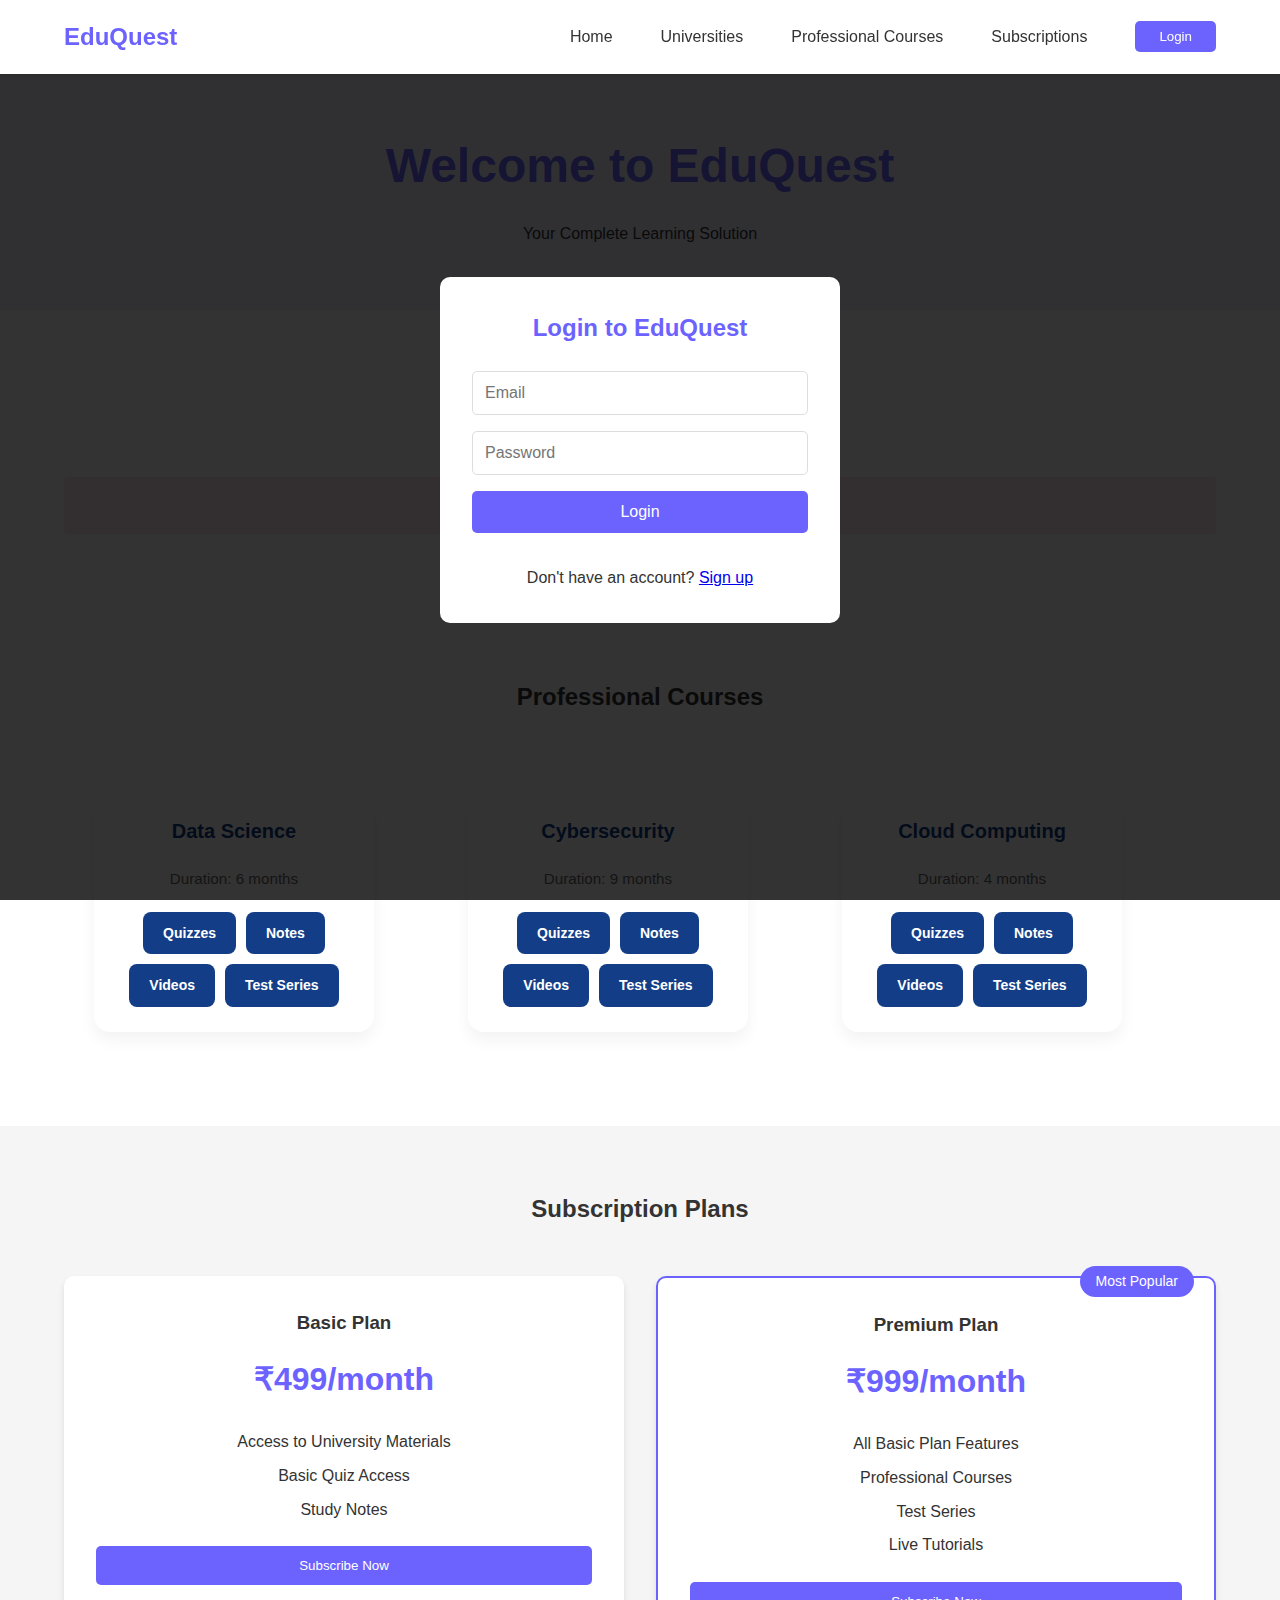
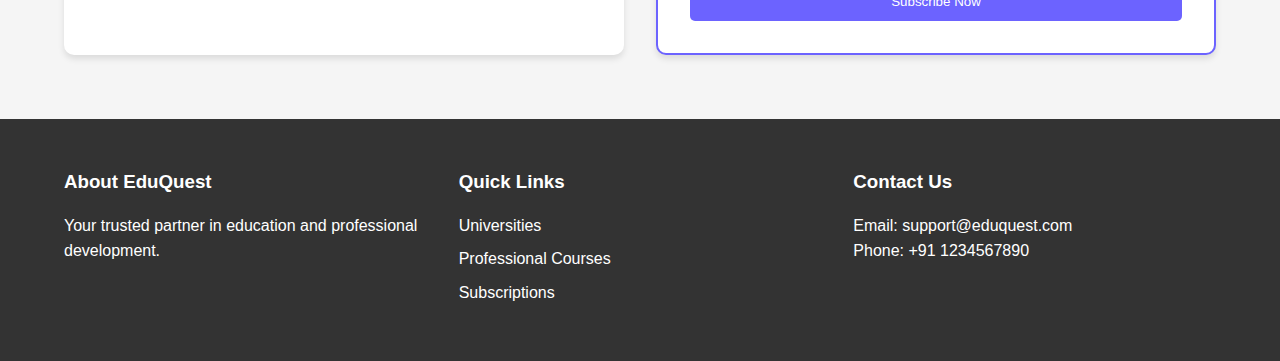
<file: index.html>
<!DOCTYPE html>
<html lang="en">
<head>
    <meta charset="UTF-8">
    <meta name="viewport" content="width=device-width, initial-scale=1.0">
    <title>EduQuest - Your Learning Journey</title>
    <link rel="stylesheet" href="style.css">
    <link rel="stylesheet" href="https://cdnjs.cloudflare.com/ajax/libs/font-awesome/5.15.4/css/all.min.css">
</head>
<body>
    <div id="loginOverlay" class="overlay">
        <div class="login-container">
            <h2>Login to EduQuest</h2>
            <form id="loginForm">
                <input type="email" id="email" placeholder="Email" required>
                <input type="password" id="password" placeholder="Password" required>
                <button type="submit">Login</button>
                <p>Don't have an account? <a href="#" onclick="showSignup()">Sign up</a></p>
            </form>
        </div>
    </div>

    <div id="signupOverlay" class="overlay hidden">
        <div class="login-container">
            <h2>Create Account</h2>
            <form id="signupForm">
                <input type="text" id="name" placeholder="Full Name" required>
                <input type="email" id="signupEmail" placeholder="Email" required>
                <input type="password" id="signupPassword" placeholder="Password" required>
                <button type="submit">Sign Up</button>
                <p>Already have an account? <a href="#" onclick="showLogin()">Login</a></p>
            </form>
        </div>
    </div>

    <nav class="navbar">
        <div class="logo">EduQuest</div>
        <div class="nav-links">
            <a href="#" class="active">Home</a>
            <a href="#universities">Universities</a>
            <a href="#courses">Professional Courses</a>
            <a href="#subscriptions">Subscriptions</a>
            <button id="loginBtn" class="login-btn" onclick="showLogin()">Login</button>
            <button id="logoutBtn" class="logout-btn" onclick="logout()">Logout</button>
            <img id="profile-icon" class="profile-icon hidden" src="profilepic.jpg" alt="Profile" onclick="toggleProfileMenu()">
        </div>
    </nav>
    
    <header class="hero">
        <h1>Welcome to EduQuest</h1>
        <p>Your Complete Learning Solution</p>
    </header>

    <section id="universities" class="universities">
        <h2>Select Your University</h2>
        <div class="university-grid" id="universityGrid"></div>
    </section>

    <section id="courses" class="courses">
        <h2>Professional Courses</h2>
        <div class="course-grid" id="courseGrid">
      
          <!-- Data Science -->
          <div class="course-card">
            <h3>Data Science</h3>
            <div class="course-buttons">
              <a href="pages/data-science/quiz.html" class="btn">Quizzes</a>
              <a href="pages/data-science/notes.html" class="btn">Notes</a>
              <a href="pages/data-science/videos.html" class="btn">Videos</a>
              <a href="pages/data-science/tests.html" class="btn">Test Series</a>
            </div>
          </div>
      
          <!-- Cybersecurity -->
          <div class="course-card">
            <h3>Cybersecurity</h3>
            <div class="course-buttons">
              <a href="pages/cybersecurity/quiz.html" class="btn">Quizzes</a>
              <a href="pages/cybersecurity/notes.html" class="btn">Notes</a>
              <a href="pages/cybersecurity/videos.html" class="btn">Videos</a>
              <a href="pages/cybersecurity/tests.html" class="btn">Test Series</a>
            </div>
          </div>
      
          <!-- Cloud Computing -->
          <div class="course-card">
            <h3>Cloud Computing</h3>
            <div class="course-buttons">
              <a href="pages/cloud/quiz.html" class="btn">Quizzes</a>
              <a href="pages/cloud/notes.html" class="btn">Notes</a>
              <a href="pages/cloud/videos.html" class="btn">Videos</a>
              <a href="pages/cloud/tests.html" class="btn">Test Series</a>
            </div>
          </div>
      
        </div>
      </section>
      
    

   <!-- Profile Modal -->
<div id="profile-modal" class="modal hidden">
    <div class="modal-content profile-modal">
        <span class="close-btn" onclick="closeProfileModal()">&times;</span>
        <h2 class="modal-title">Profile Details</h2>
        
        <div class="profile-info">
            <div class="info-row">
                <span class="info-label"><i class="fas fa-user"></i> Name:</span>
                <span class="info-value" id="profile-name">Loading...</span>
            </div>
            <div class="info-row">
                <span class="info-label"><i class="fas fa-envelope"></i> Email:</span>
                <span class="info-value" id="profile-email">Loading...</span>
            </div>
            <div class="info-row">
                <span class="info-label"><i class="fas fa-crown"></i> Subscription:</span>
                <span class="info-value" id="profile-subscription">Loading...</span>
            </div>
            <div class="info-row">
                <span class="info-label"><i class="fas fa-calendar-alt"></i> Member Since:</span>
                <span class="info-value" id="profile-joindate">Loading...</span>
            </div>
        </div>
        
        <div class="profile-actions">
            <button class="action-btn upgrade-btn" onclick="upgradeSubscription()">
                <i class="fas fa-rocket"></i> Upgrade Plan
            </button>
            <button class="action-btn close-btn" onclick="closeProfileModal()">
                <i class="fas fa-times"></i> Close
            </button>
        </div>
    </div>
</div>

    <section id="subscriptions" class="subscriptions">
        <h2>Subscription Plans</h2>
        <div class="plan-container">
            <div class="plan">
                <h3>Basic Plan</h3>
                <div class="price">₹499/month</div>
                <ul>
                    <li>Access to University Materials</li>
                    <li>Basic Quiz Access</li>
                    <li>Study Notes</li>
                </ul>
                <button class="subscribe-btn" onclick="subscribe('basic')">Subscribe Now</button>
            </div>
            <div class="plan premium">
                <div class="popular">Most Popular</div>
                <h3>Premium Plan</h3>
                <div class="price">₹999/month</div>
                <ul>
                    <li>All Basic Plan Features</li>
                    <li>Professional Courses</li>
                    <li>Test Series</li>
                    <li>Live Tutorials</li>
                </ul>
                <button class="subscribe-btn" onclick="subscribe('premium')">Subscribe Now</button>
            </div>
        </div>
    </section>

    <div id="contentModal" class="modal hidden">
        <div class="modal-content">
            <span class="close-btn" onclick="closeModal()">&times;</span>
            <div id="modalContent"></div>
        </div>
    </div>

    <footer>
        <div class="footer-content">
            <div class="footer-section">
                <h3>About EduQuest</h3>
                <p>Your trusted partner in education and professional development.</p>
            </div>
            <div class="footer-section">
                <h3>Quick Links</h3>
                <a href="#universities">Universities</a>
                <a href="#courses">Professional Courses</a>
                <a href="#subscriptions">Subscriptions</a>
            </div>
            <div class="footer-section">
                <h3>Contact Us</h3>
                <p>Email: support@eduquest.com</p>
                <p>Phone: +91 1234567890</p>
            </div>
        </div>
    </footer>



    <script src="data.js"></script>
    <script src="./public/auth.js"></script>
    <script src="./public/main.js"></script>
    <script src="./public/api-integration.js"></script>

</body>
</html>
</file>
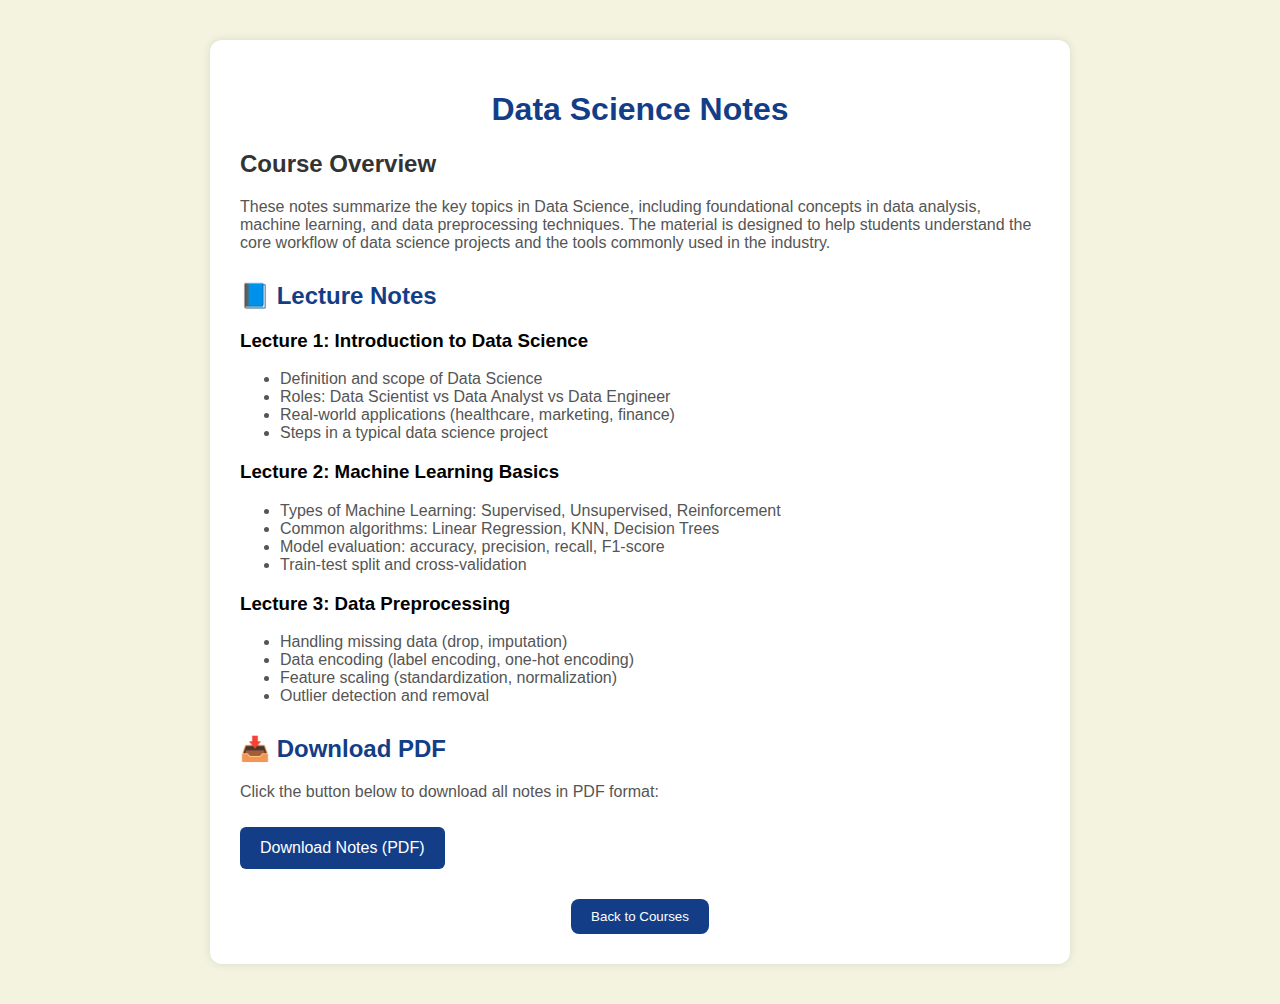
<file: pages/cloud/notes.html>
<!DOCTYPE html>
<html lang="en">
<head>
  <meta charset="UTF-8">
  <title>Notes - Data Science</title>
</head>
<body style="font-family: Arial, sans-serif; background: #f3f3e0; margin: 0; padding: 0;">

  <div style="max-width: 800px; margin: 40px auto; background: white; border-radius: 12px; box-shadow: 0 0 10px rgba(0,0,0,0.1); padding: 30px;">
    <h1 style="text-align: center; color: #133e87;">Data Science Notes</h1>
    
    <div style="margin-bottom: 30px;">
      <h2 style="color: #333;">Course Overview</h2>
      <p style="color: #555;">
        These notes summarize the key topics in Data Science, including foundational concepts in data analysis, machine learning, and data preprocessing techniques.
        The material is designed to help students understand the core workflow of data science projects and the tools commonly used in the industry.
      </p>
    </div>

    <div style="margin-bottom: 30px;">
      <h2 style="color: #133e87;">📘 Lecture Notes</h2>
      
      <h3>Lecture 1: Introduction to Data Science</h3>
      <ul style="color: #555;">
        <li>Definition and scope of Data Science</li>
        <li>Roles: Data Scientist vs Data Analyst vs Data Engineer</li>
        <li>Real-world applications (healthcare, marketing, finance)</li>
        <li>Steps in a typical data science project</li>
      </ul>

      <h3>Lecture 2: Machine Learning Basics</h3>
      <ul style="color: #555;">
        <li>Types of Machine Learning: Supervised, Unsupervised, Reinforcement</li>
        <li>Common algorithms: Linear Regression, KNN, Decision Trees</li>
        <li>Model evaluation: accuracy, precision, recall, F1-score</li>
        <li>Train-test split and cross-validation</li>
      </ul>

      <h3>Lecture 3: Data Preprocessing</h3>
      <ul style="color: #555;">
        <li>Handling missing data (drop, imputation)</li>
        <li>Data encoding (label encoding, one-hot encoding)</li>
        <li>Feature scaling (standardization, normalization)</li>
        <li>Outlier detection and removal</li>
      </ul>
    </div>

    <div style="margin-bottom: 30px;">
      <h2 style="color: #133e87;">📥 Download PDF</h2>
      <p style="color: #555;">Click the button below to download all notes in PDF format:</p>
      <a href="data_science_notes.pdf" download 
         style="display: inline-block; background: #133e87; color: white; padding: 12px 20px; border-radius: 6px; text-decoration: none; margin-top: 10px;">
         Download Notes (PDF)
      </a>
    </div>

    <div style="margin-top: 30px; text-align: center;">
      <button onclick="window.location.href='index.html'" 
              style="background: #133e87; color: white; padding: 10px 20px; border: none; border-radius: 8px; cursor: pointer;">
        Back to Courses
      </button>
    </div>
  </div>

</body>
</html>
</file>
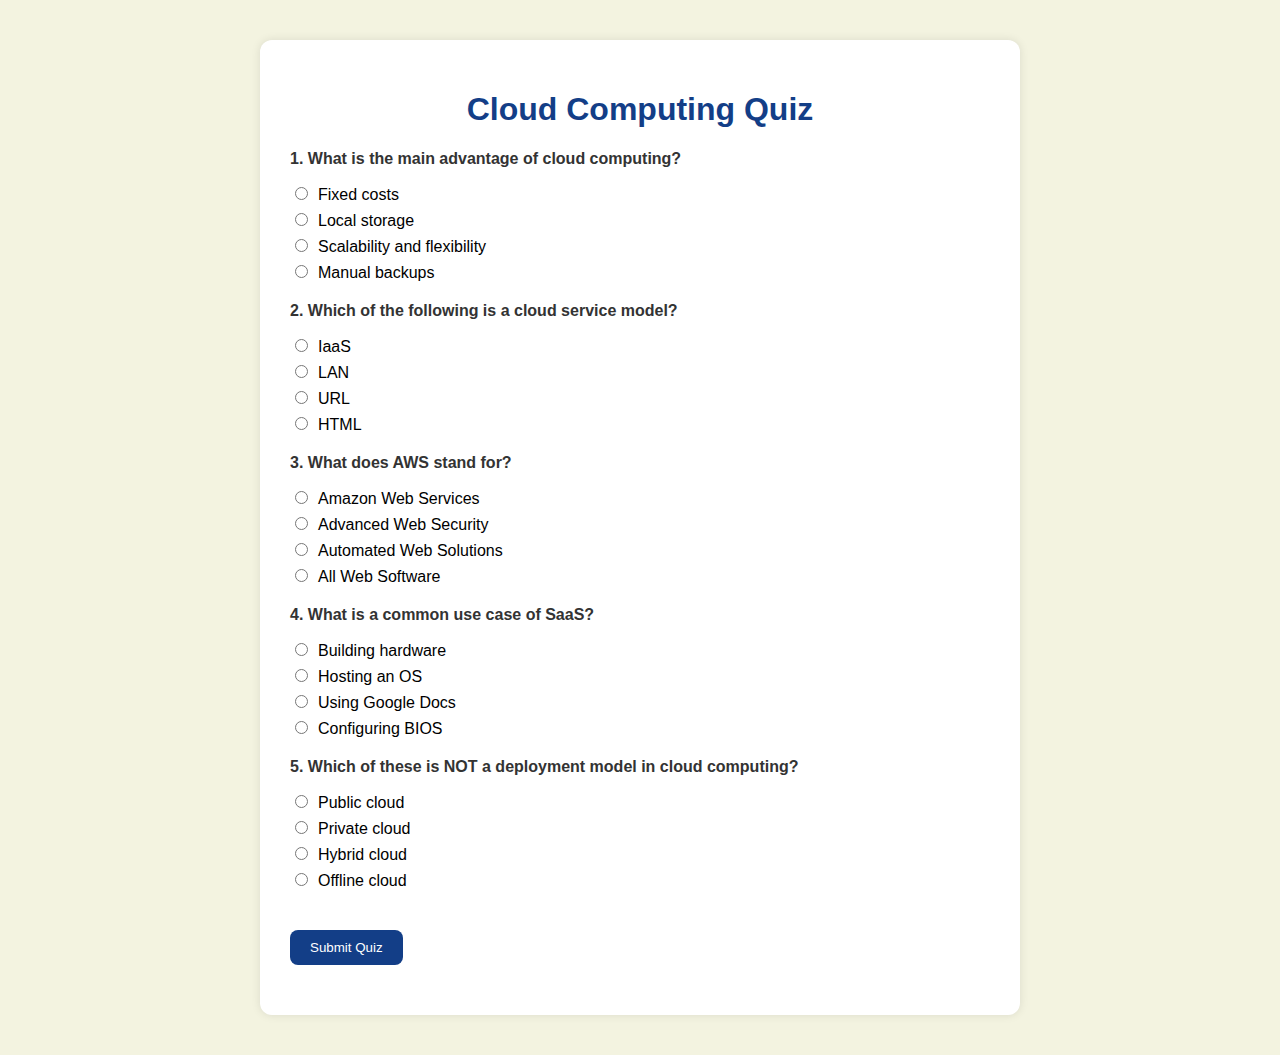
<file: pages/cloud/quiz.html>
<!DOCTYPE html>
<html lang="en">
<head>
  <meta charset="UTF-8">
  <title>Cloud Computing Quiz</title>
</head>
<body style="font-family: Arial, sans-serif; background: #f3f3e0; margin: 0; padding: 0;">

  <div style="max-width: 700px; margin: 40px auto; background: white; border-radius: 12px; box-shadow: 0 0 10px rgba(0,0,0,0.1); padding: 30px;">
    <h1 style="text-align: center; color: #133e87;">Cloud Computing Quiz</h1>
    
    <div id="quiz-container"></div>
    
    <button onclick="submitQuiz()" style="margin-top: 20px; background: #133e87; color: white; padding: 10px 20px; border: none; border-radius: 8px; cursor: pointer;">
      Submit Quiz
    </button>
    
    <div id="result" style="margin-top: 20px; font-weight: bold;"></div>
  </div>

  <script>
    const quizData = [
      {
        question: "1. What is the main advantage of cloud computing?",
        options: ["Fixed costs", "Local storage", "Scalability and flexibility", "Manual backups"],
        correct: 2
      },
      {
        question: "2. Which of the following is a cloud service model?",
        options: ["IaaS", "LAN", "URL", "HTML"],
        correct: 0
      },
      {
        question: "3. What does AWS stand for?",
        options: ["Amazon Web Services", "Advanced Web Security", "Automated Web Solutions", "All Web Software"],
        correct: 0
      },
      {
        question: "4. What is a common use case of SaaS?",
        options: ["Building hardware", "Hosting an OS", "Using Google Docs", "Configuring BIOS"],
        correct: 2
      },
      {
        question: "5. Which of these is NOT a deployment model in cloud computing?",
        options: ["Public cloud", "Private cloud", "Hybrid cloud", "Offline cloud"],
        correct: 3
      }
    ];

    const quizContainer = document.getElementById("quiz-container");

    quizData.forEach((q, i) => {
      const questionDiv = document.createElement("div");
      questionDiv.style.marginBottom = "20px";

      const question = document.createElement("p");
      question.innerText = q.question;
      question.style.fontWeight = "bold";
      question.style.color = "#333";
      questionDiv.appendChild(question);

      q.options.forEach((option, index) => {
        const label = document.createElement("label");
        label.style.display = "block";
        label.style.marginBottom = "6px";
        label.style.cursor = "pointer";

        const input = document.createElement("input");
        input.type = "radio";
        input.name = "question" + i;
        input.value = index;
        input.style.marginRight = "10px";

        label.appendChild(input);
        label.append(option);
        questionDiv.appendChild(label);
      });

      quizContainer.appendChild(questionDiv);
    });

    function submitQuiz() {
      const total = quizData.length;
      let score = 0;

      quizData.forEach((q, i) => {
        const options = document.getElementsByName("question" + i);
        for (let option of options) {
          if (option.checked) {
            const isCorrect = parseInt(option.value) === q.correct;
            if (isCorrect) {
              score++;
              option.parentElement.style.color = "green";
            } else {
              option.parentElement.style.color = "red";
            }
          }
        }
      });

      document.getElementById("result").innerText = `You scored ${score} out of ${total}`;
    }
  </script>
</body>
</html>
</file>
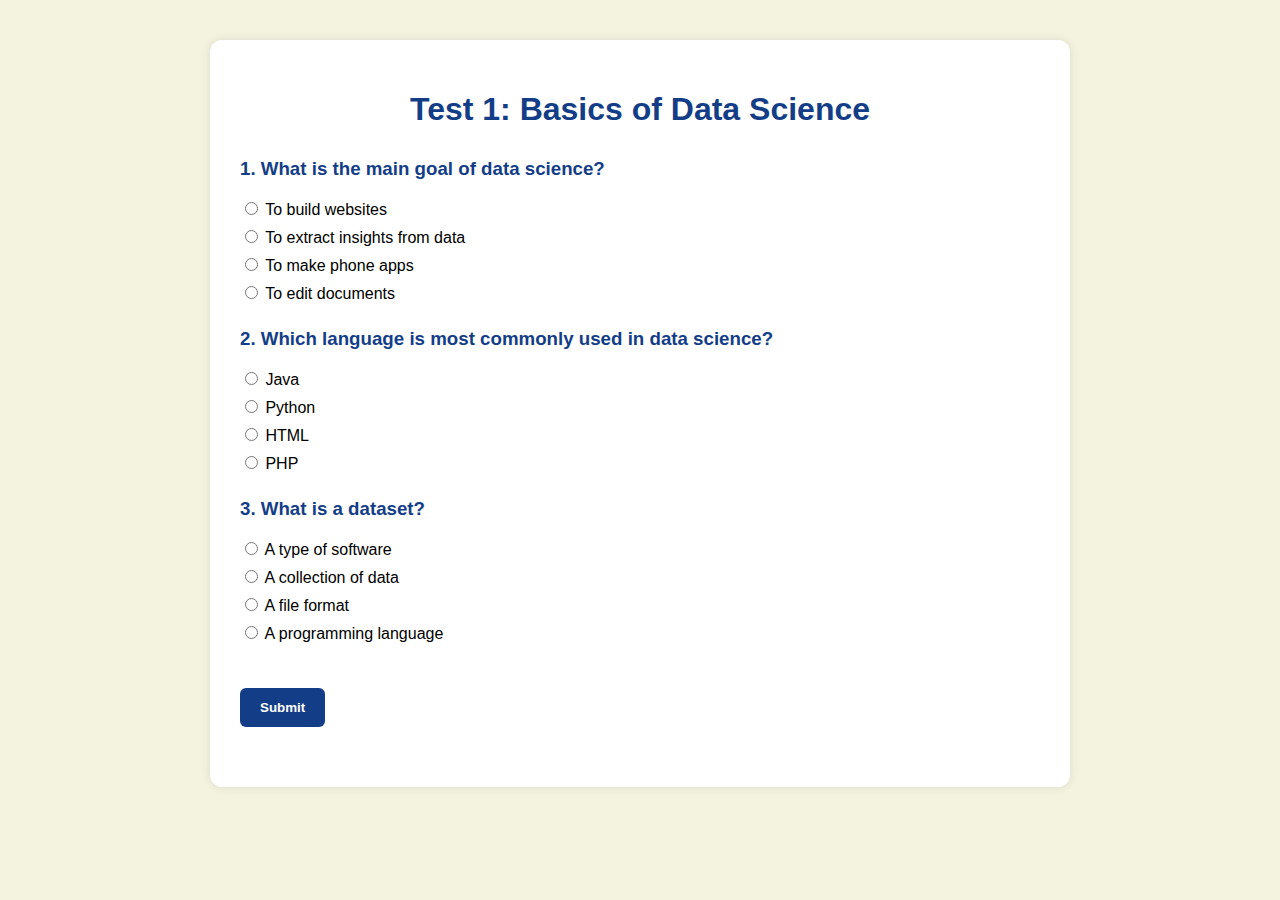
<file: pages/cloud/test1.html>
<!DOCTYPE html>
<html lang="en">
<head>
  <meta charset="UTF-8">
  <title>Test 1 - Basics of Data Science</title>
  <style>
    body {
      font-family: Arial, sans-serif;
      background-color: #f3f3e0;
      margin: 0;
      padding: 0;
    }
    .container {
      max-width: 800px;
      margin: 40px auto;
      background-color: white;
      padding: 30px;
      border-radius: 12px;
      box-shadow: 0 0 10px rgba(0, 0, 0, 0.1);
    }
    h1 {
      text-align: center;
      color: #133e87;
      margin-bottom: 30px;
    }
    .question {
      margin-bottom: 25px;
    }
    .question h3 {
      color: #133e87;
    }
    .option {
      margin: 8px 0;
    }
    .submit-btn {
      background-color: #133e87;
      color: white;
      padding: 12px 20px;
      border: none;
      border-radius: 6px;
      cursor: pointer;
      font-weight: bold;
      margin-top: 20px;
    }
    .result {
      margin-top: 30px;
      font-size: 18px;
      color: green;
      text-align: center;
    }
  </style>
</head>
<body>

  <div class="container">
    <h1>Test 1: Basics of Data Science</h1>

    <form id="quizForm">
      <div class="question">
        <h3>1. What is the main goal of data science?</h3>
        <div class="option"><input type="radio" name="q1" value="a"> To build websites</div>
        <div class="option"><input type="radio" name="q1" value="b"> To extract insights from data</div>
        <div class="option"><input type="radio" name="q1" value="c"> To make phone apps</div>
        <div class="option"><input type="radio" name="q1" value="d"> To edit documents</div>
      </div>

      <div class="question">
        <h3>2. Which language is most commonly used in data science?</h3>
        <div class="option"><input type="radio" name="q2" value="a"> Java</div>
        <div class="option"><input type="radio" name="q2" value="b"> Python</div>
        <div class="option"><input type="radio" name="q2" value="c"> HTML</div>
        <div class="option"><input type="radio" name="q2" value="d"> PHP</div>
      </div>

      <div class="question">
        <h3>3. What is a dataset?</h3>
        <div class="option"><input type="radio" name="q3" value="a"> A type of software</div>
        <div class="option"><input type="radio" name="q3" value="b"> A collection of data</div>
        <div class="option"><input type="radio" name="q3" value="c"> A file format</div>
        <div class="option"><input type="radio" name="q3" value="d"> A programming language</div>
      </div>

      <button type="button" class="submit-btn" onclick="submitQuiz()">Submit</button>
      <div class="result" id="result"></div>
    </form>
  </div>

  <script>
    function submitQuiz() {
      const answers = {
        q1: "b",
        q2: "b",
        q3: "b"
      };
      let score = 0;
      let total = Object.keys(answers).length;

      for (let q in answers) {
        const selected = document.querySelector(`input[name="${q}"]:checked`);
        if (selected && selected.value === answers[q]) {
          score++;
        }
      }

      document.getElementById("result").innerHTML = `You scored ${score} out of ${total}`;
    }
  </script>

</body>
</html>
</file>
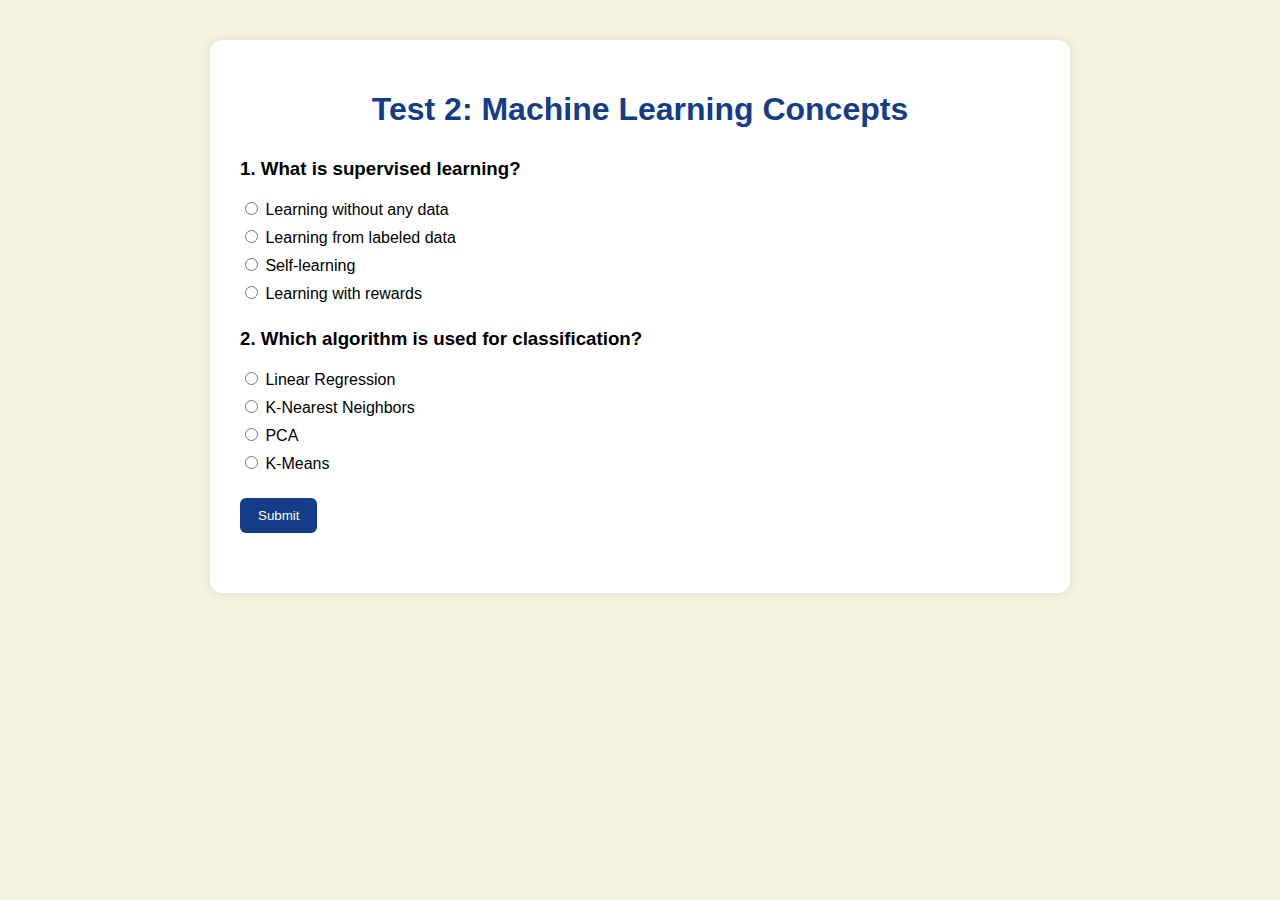
<file: pages/cloud/test2.html>
<!DOCTYPE html>
<html lang="en">
<head>
  <meta charset="UTF-8">
  <title>Test 2 - Machine Learning Concepts</title>
  <style>
    body { font-family: Arial; background: #f3f3e0; margin: 0; padding: 0; }
    .container { max-width: 800px; margin: 40px auto; background: white; padding: 30px; border-radius: 12px; box-shadow: 0 0 10px rgba(0,0,0,0.1); }
    h1 { text-align: center; color: #133e87; margin-bottom: 30px; }
    .question { margin-bottom: 25px; }
    .option { margin: 8px 0; }
    .submit-btn { background: #133e87; color: white; padding: 10px 18px; border: none; border-radius: 6px; cursor: pointer; }
    .result { margin-top: 30px; font-size: 18px; color: green; text-align: center; }
  </style>
</head>
<body>

  <div class="container">
    <h1>Test 2: Machine Learning Concepts</h1>

    <form id="quizForm">
      <div class="question">
        <h3>1. What is supervised learning?</h3>
        <div class="option"><input type="radio" name="q1" value="a"> Learning without any data</div>
        <div class="option"><input type="radio" name="q1" value="b"> Learning from labeled data</div>
        <div class="option"><input type="radio" name="q1" value="c"> Self-learning</div>
        <div class="option"><input type="radio" name="q1" value="d"> Learning with rewards</div>
      </div>

      <div class="question">
        <h3>2. Which algorithm is used for classification?</h3>
        <div class="option"><input type="radio" name="q2" value="a"> Linear Regression</div>
        <div class="option"><input type="radio" name="q2" value="b"> K-Nearest Neighbors</div>
        <div class="option"><input type="radio" name="q2" value="c"> PCA</div>
        <div class="option"><input type="radio" name="q2" value="d"> K-Means</div>
      </div>

      <button type="button" class="submit-btn" onclick="submitQuiz()">Submit</button>
      <div class="result" id="result"></div>
    </form>
  </div>

  <script>
    function submitQuiz() {
      const answers = { q1: "b", q2: "b" };
      let score = 0;
      for (let q in answers) {
        const selected = document.querySelector(`input[name="${q}"]:checked`);
        if (selected && selected.value === answers[q]) score++;
      }
      document.getElementById("result").innerHTML = `You scored ${score} out of ${Object.keys(answers).length}`;
    }
  </script>

</body>
</html>
</file>
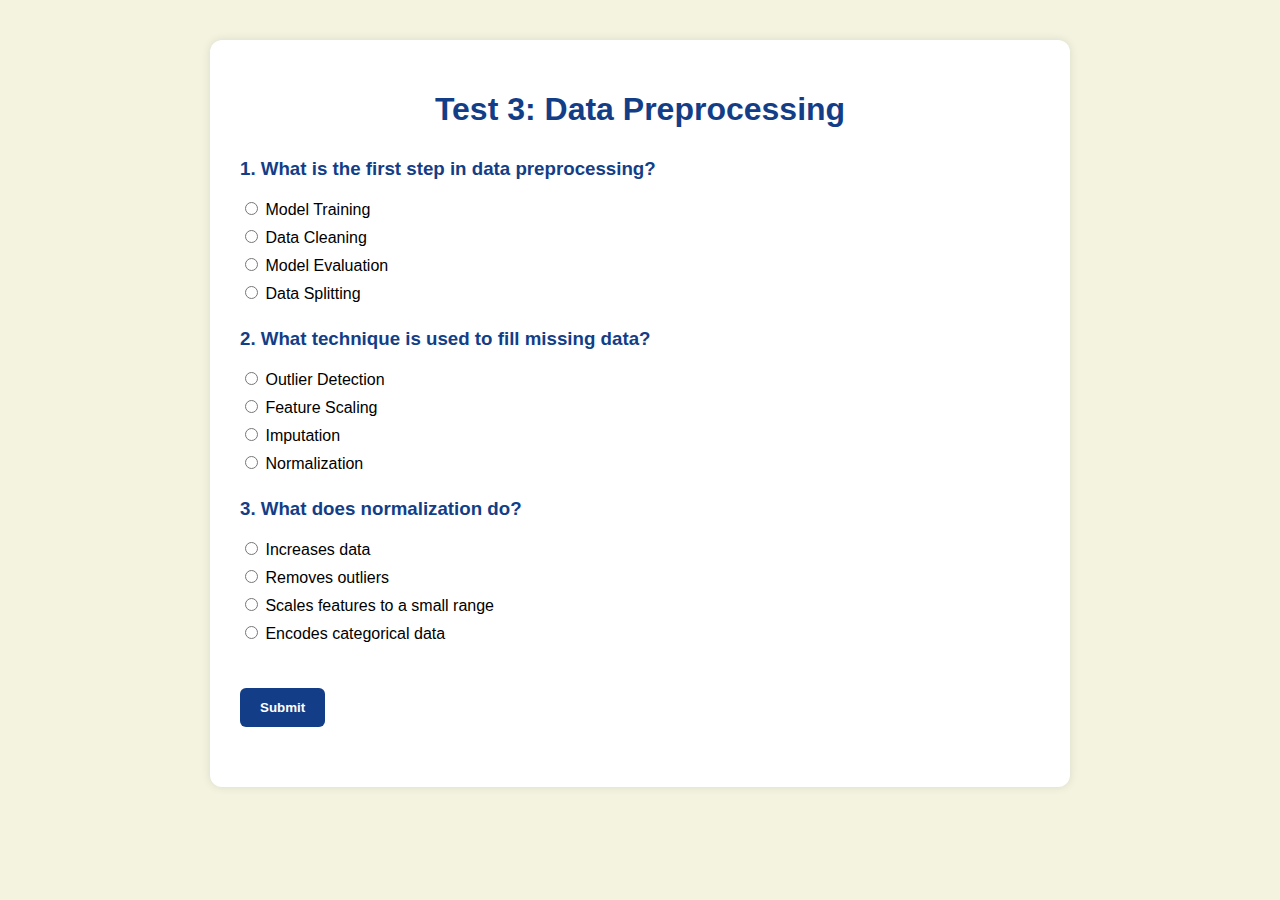
<file: pages/cloud/test3.html>
<!DOCTYPE html>
<html lang="en">
<head>
  <meta charset="UTF-8">
  <title>Test 3 - Data Preprocessing</title>
  <style>
    body {
      font-family: Arial, sans-serif;
      background-color: #f3f3e0;
      margin: 0;
      padding: 0;
    }
    .container {
      max-width: 800px;
      margin: 40px auto;
      background-color: white;
      padding: 30px;
      border-radius: 12px;
      box-shadow: 0 0 10px rgba(0, 0, 0, 0.1);
    }
    h1 {
      text-align: center;
      color: #133e87;
      margin-bottom: 30px;
    }
    .question {
      margin-bottom: 25px;
    }
    .question h3 {
      color: #133e87;
    }
    .option {
      margin: 8px 0;
    }
    .submit-btn {
      background-color: #133e87;
      color: white;
      padding: 12px 20px;
      border: none;
      border-radius: 6px;
      cursor: pointer;
      font-weight: bold;
      margin-top: 20px;
    }
    .result {
      margin-top: 30px;
      font-size: 18px;
      color: green;
      text-align: center;
    }
  </style>
</head>
<body>

  <div class="container">
    <h1>Test 3: Data Preprocessing</h1>

    <form id="quizForm">
      <div class="question">
        <h3>1. What is the first step in data preprocessing?</h3>
        <div class="option"><input type="radio" name="q1" value="a"> Model Training</div>
        <div class="option"><input type="radio" name="q1" value="b"> Data Cleaning</div>
        <div class="option"><input type="radio" name="q1" value="c"> Model Evaluation</div>
        <div class="option"><input type="radio" name="q1" value="d"> Data Splitting</div>
      </div>

      <div class="question">
        <h3>2. What technique is used to fill missing data?</h3>
        <div class="option"><input type="radio" name="q2" value="a"> Outlier Detection</div>
        <div class="option"><input type="radio" name="q2" value="b"> Feature Scaling</div>
        <div class="option"><input type="radio" name="q2" value="c"> Imputation</div>
        <div class="option"><input type="radio" name="q2" value="d"> Normalization</div>
      </div>

      <div class="question">
        <h3>3. What does normalization do?</h3>
        <div class="option"><input type="radio" name="q3" value="a"> Increases data</div>
        <div class="option"><input type="radio" name="q3" value="b"> Removes outliers</div>
        <div class="option"><input type="radio" name="q3" value="c"> Scales features to a small range</div>
        <div class="option"><input type="radio" name="q3" value="d"> Encodes categorical data</div>
      </div>

      <button type="button" class="submit-btn" onclick="submitQuiz()">Submit</button>
      <div class="result" id="result"></div>
    </form>
  </div>

  <script>
    function submitQuiz() {
      const answers = {
        q1: "b",
        q2: "c",
        q3: "c"
      };
      let score = 0;
      let total = Object.keys(answers).length;

      for (let q in answers) {
        const selected = document.querySelector(`input[name="${q}"]:checked`);
        if (selected && selected.value === answers[q]) {
          score++;
        }
      }

      document.getElementById("result").innerHTML = `You scored ${score} out of ${total}`;
    }
  </script>

</body>
</html>
</file>
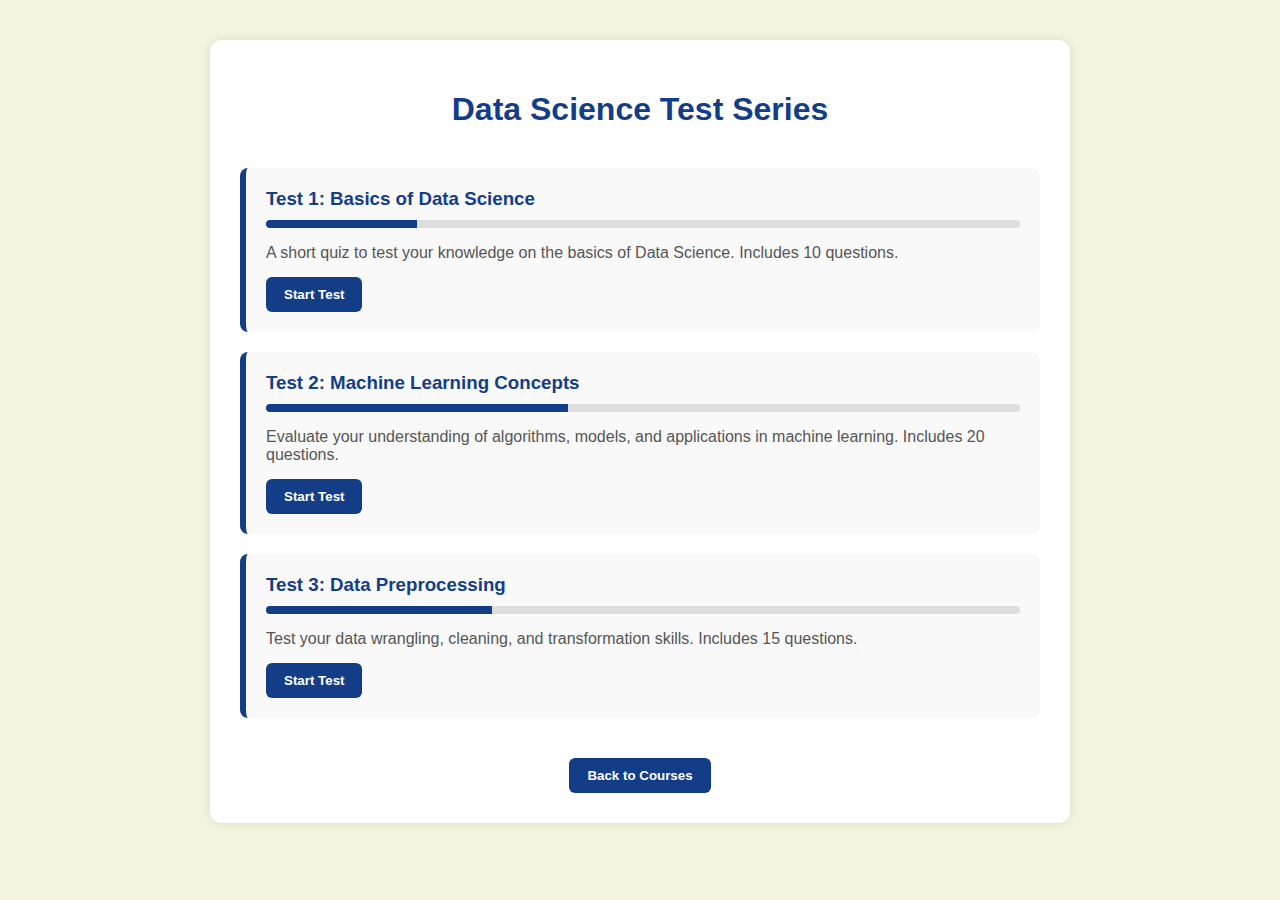
<file: pages/cloud/tests.html>
<!DOCTYPE html>
<html lang="en">
<head>
  <meta charset="UTF-8">
  <title>Test Series - Data Science</title>
  <style>
    body {
      font-family: Arial, sans-serif;
      background: #f3f3e0;
      margin: 0;
      padding: 0;
    }
    .container {
      max-width: 800px;
      margin: 40px auto;
      background: white;
      border-radius: 12px;
      box-shadow: 0 0 10px rgba(0,0,0,0.1);
      padding: 30px;
    }
    .title {
      text-align: center;
      color: #133e87;
      margin-bottom: 40px;
    }
    .test-card {
      background: #f9f9f9;
      border-left: 6px solid #133e87;
      padding: 20px;
      margin-bottom: 20px;
      border-radius: 8px;
    }
    .test-card h3 {
      color: #133e87;
      margin: 0 0 10px 0;
    }
    .test-card p {
      color: #555;
      margin-bottom: 15px;
    }
    .progress-bar {
      height: 8px;
      background: #ddd;
      border-radius: 4px;
      margin-bottom: 15px;
      overflow: hidden;
    }
    .progress {
      height: 100%;
      background: #133e87;
    }
    .btn {
      background: #133e87;
      color: white;
      padding: 10px 18px;
      border: none;
      border-radius: 6px;
      cursor: pointer;
      font-weight: bold;
    }
    .footer {
      margin-top: 40px;
      text-align: center;
    }
  </style>
</head>
<body>

  <div class="container">
    <h1 class="title">Data Science Test Series</h1>

    <div class="test-card">
      <h3>Test 1: Basics of Data Science</h3>
      <div class="progress-bar"><div class="progress" style="width: 20%;"></div></div>
      <p>A short quiz to test your knowledge on the basics of Data Science. Includes 10 questions.</p>
      <button class="btn" onclick="window.location.href='test1.html'">Start Test</button>
    </div>

    <div class="test-card">
      <h3>Test 2: Machine Learning Concepts</h3>
      <div class="progress-bar"><div class="progress" style="width: 40%;"></div></div>
      <p>Evaluate your understanding of algorithms, models, and applications in machine learning. Includes 20 questions.</p>
      <button class="btn" onclick="window.location.href='test2.html'">Start Test</button>
    </div>

    <div class="test-card">
      <h3>Test 3: Data Preprocessing</h3>
      <div class="progress-bar"><div class="progress" style="width: 30%;"></div></div>
      <p>Test your data wrangling, cleaning, and transformation skills. Includes 15 questions.</p>
      <button class="btn" onclick="window.location.href='test3.html'">Start Test</button>
    </div>

    <div class="footer">
      <button class="btn" onclick="window.location.href='index.html'">Back to Courses</button>
    </div>
  </div>

</body>
</html>
</file>
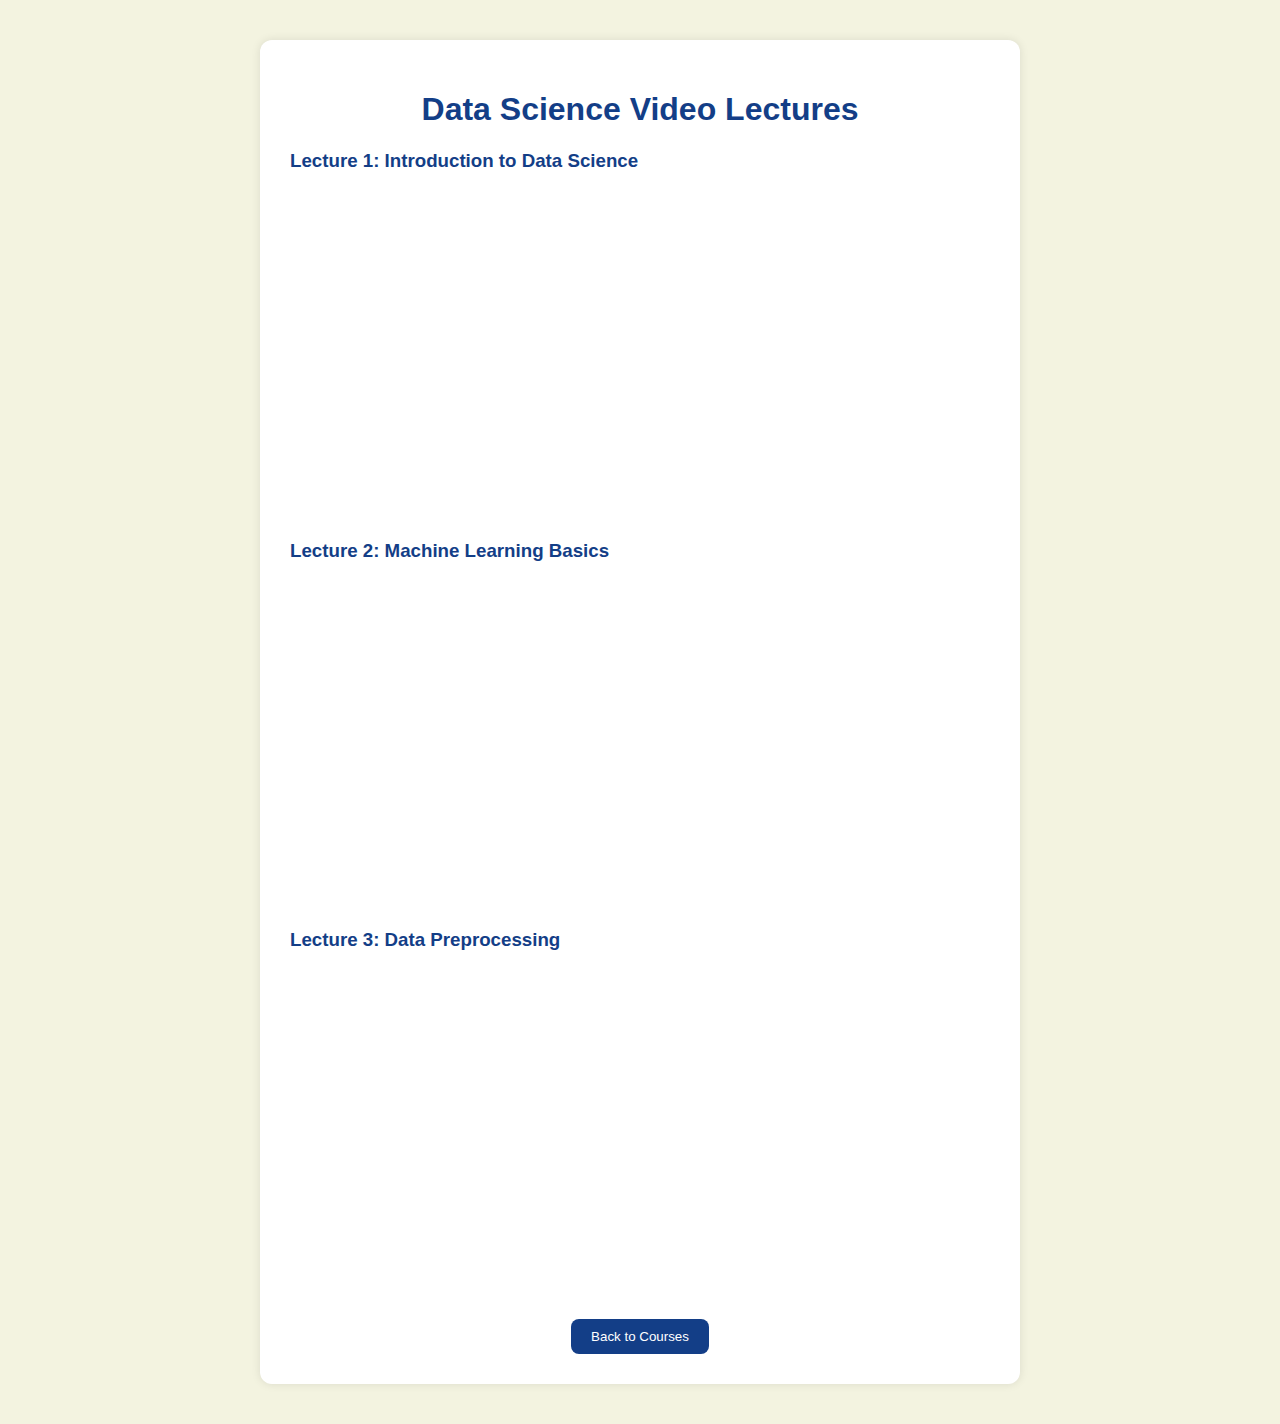
<file: pages/cloud/videos.html>
<!DOCTYPE html>
<html lang="en">
<head>
  <meta charset="UTF-8">
  <title>Videos - Data Science</title>
</head>
<body style="font-family: Arial, sans-serif; background: #f3f3e0; margin: 0; padding: 0;">

  <div style="max-width: 700px; margin: 40px auto; background: white; border-radius: 12px; box-shadow: 0 0 10px rgba(0,0,0,0.1); padding: 30px;">
    <h1 style="text-align: center; color: #133e87;">Data Science Video Lectures</h1>

    <div style="margin-bottom: 30px;">
      <h3 style="color: #133e87;">Lecture 1: Introduction to Data Science</h3>
      <iframe width="100%" height="315" src="https://www.youtube.com/embed/xC-c7E5PK0Y" frameborder="0" allow="accelerometer; autoplay; encrypted-media; gyroscope; picture-in-picture" allowfullscreen></iframe>
    </div>

    <div style="margin-bottom: 30px;">
      <h3 style="color: #133e87;">Lecture 2: Machine Learning Basics</h3>
      <iframe width="100%" height="315" src="https://www.youtube.com/embed/GwIo3gDZCVQ" frameborder="0" allow="accelerometer; autoplay; encrypted-media; gyroscope; picture-in-picture" allowfullscreen></iframe>
    </div>

    <div style="margin-bottom: 30px;">
      <h3 style="color: #133e87;">Lecture 3: Data Preprocessing</h3>
      <iframe width="100%" height="315" src="https://www.youtube.com/embed/pP4pP5MQeTE" frameborder="0" allow="accelerometer; autoplay; encrypted-media; gyroscope; picture-in-picture" allowfullscreen></iframe>
    </div>

    <div style="margin-top: 30px; text-align: center;">
      <button onclick="window.location.href='index.html'" style="background: #133e87; color: white; padding: 10px 20px; border: none; border-radius: 8px; cursor: pointer;">Back to Courses</button>
    </div>
  </div>

</body>
</html>
</file>
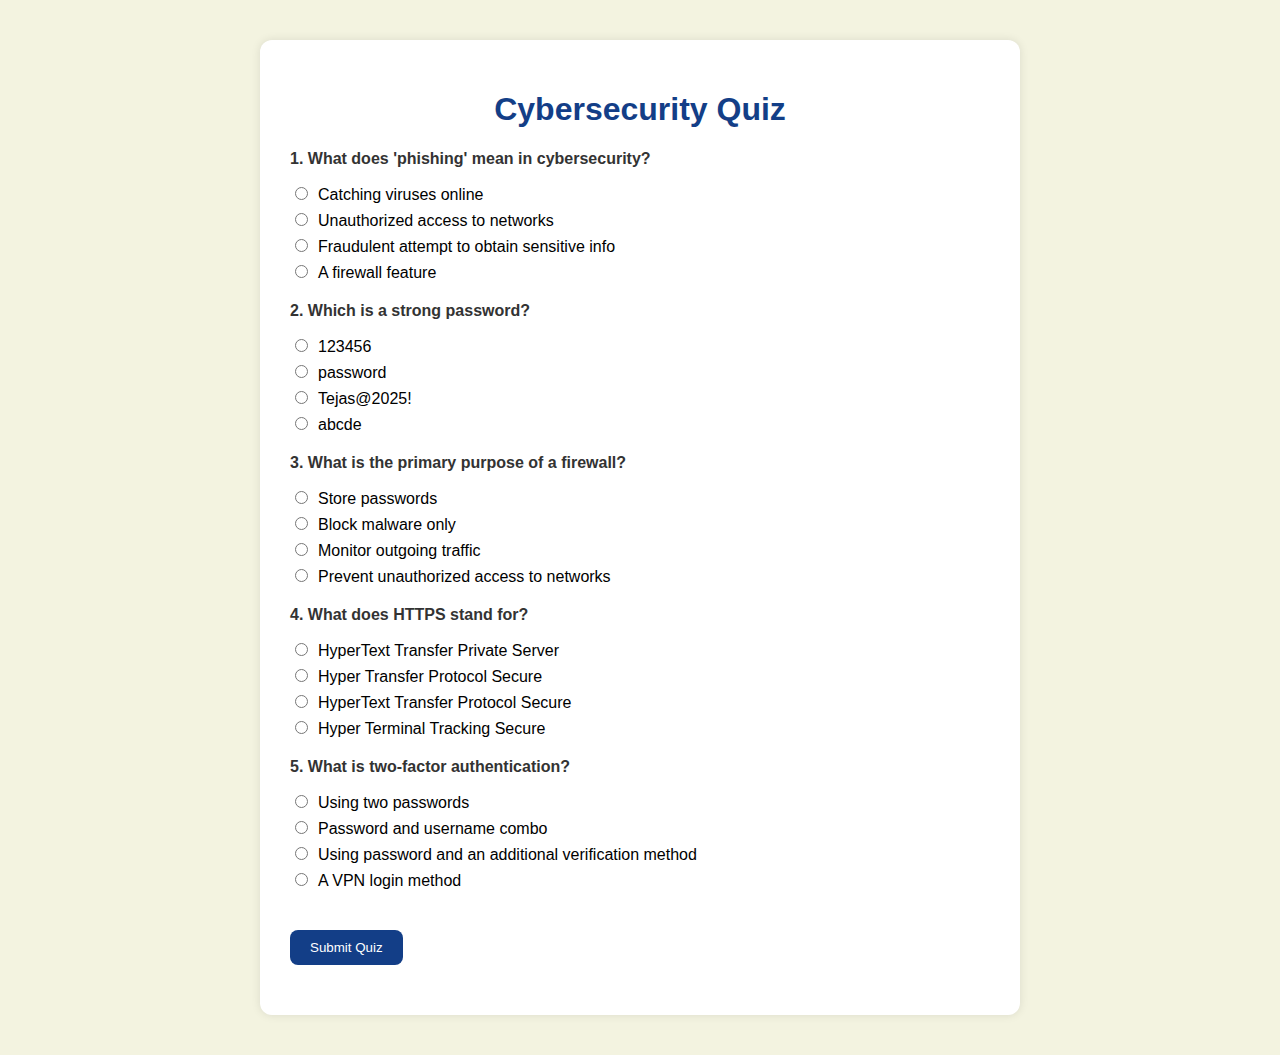
<file: pages/cybersecurity/quiz.html>
<!DOCTYPE html>
<html lang="en">
<head>
  <meta charset="UTF-8">
  <title>Cybersecurity Quiz</title>
</head>
<body style="font-family: Arial, sans-serif; background: #f3f3e0; margin: 0; padding: 0;">

  <div style="max-width: 700px; margin: 40px auto; background: white; border-radius: 12px; box-shadow: 0 0 10px rgba(0,0,0,0.1); padding: 30px;">
    <h1 style="text-align: center; color: #133e87;">Cybersecurity Quiz</h1>
    
    <div id="quiz-container"></div>
    
    <button onclick="submitQuiz()" style="margin-top: 20px; background: #133e87; color: white; padding: 10px 20px; border: none; border-radius: 8px; cursor: pointer;">
      Submit Quiz
    </button>
    
    <div id="result" style="margin-top: 20px; font-weight: bold;"></div>
  </div>

  <script>
    const quizData = [
      {
        question: "1. What does 'phishing' mean in cybersecurity?",
        options: ["Catching viruses online", "Unauthorized access to networks", "Fraudulent attempt to obtain sensitive info", "A firewall feature"],
        correct: 2
      },
      {
        question: "2. Which is a strong password?",
        options: ["123456", "password", "Tejas@2025!", "abcde"],
        correct: 2
      },
      {
        question: "3. What is the primary purpose of a firewall?",
        options: ["Store passwords", "Block malware only", "Monitor outgoing traffic", "Prevent unauthorized access to networks"],
        correct: 3
      },
      {
        question: "4. What does HTTPS stand for?",
        options: ["HyperText Transfer Private Server", "Hyper Transfer Protocol Secure", "HyperText Transfer Protocol Secure", "Hyper Terminal Tracking Secure"],
        correct: 2
      },
      {
        question: "5. What is two-factor authentication?",
        options: ["Using two passwords", "Password and username combo", "Using password and an additional verification method", "A VPN login method"],
        correct: 2
      }
    ];

    const quizContainer = document.getElementById("quiz-container");

    quizData.forEach((q, i) => {
      const questionDiv = document.createElement("div");
      questionDiv.style.marginBottom = "20px";

      const question = document.createElement("p");
      question.innerText = q.question;
      question.style.fontWeight = "bold";
      question.style.color = "#333";
      questionDiv.appendChild(question);

      q.options.forEach((option, index) => {
        const label = document.createElement("label");
        label.style.display = "block";
        label.style.marginBottom = "6px";
        label.style.cursor = "pointer";

        const input = document.createElement("input");
        input.type = "radio";
        input.name = "question" + i;
        input.value = index;
        input.style.marginRight = "10px";

        label.appendChild(input);
        label.append(option);
        questionDiv.appendChild(label);
      });

      quizContainer.appendChild(questionDiv);
    });

    function submitQuiz() {
      const total = quizData.length;
      let score = 0;

      quizData.forEach((q, i) => {
        const options = document.getElementsByName("question" + i);
        for (let option of options) {
          if (option.checked) {
            const isCorrect = parseInt(option.value) === q.correct;
            if (isCorrect) {
              score++;
              option.parentElement.style.color = "green";
            } else {
              option.parentElement.style.color = "red";
            }
          }
        }
      });

      document.getElementById("result").innerText = `You scored ${score} out of ${total}`;
    }
  </script>
</body>
</html>
</file>
<file: style.css>
/* Base styles */
:root {
    --primary-color: #6C63FF;
    --secondary-color: #F5F5F5;
    --text-color: #333;
    --white: #FFFFFF;
}

* {
    margin: 0;
    padding: 0;
    box-sizing: border-box;
    font-family: 'Inter', sans-serif;
}

body {
    line-height: 1.6;
    color: var(--text-color);
}

.hidden {
    display: none !important;
}

/* Overlay and Modal Styles */
.overlay {
    position: fixed;
    top: 0;
    left: 0;
    width: 100%;
    height: 100%;
    background: rgba(0, 0, 0, 0.8);
    display: flex;
    justify-content: center;
    align-items: center;
    z-index: 1000;
}

.login-container {
    background: var(--white);
    padding: 2rem;
    border-radius: 10px;
    width: 90%;
    max-width: 400px;
}

.login-container h2 {
    text-align: center;
    margin-bottom: 1.5rem;
    color: var(--primary-color);
}

.login-container form {
    display: flex;
    flex-direction: column;
    gap: 1rem;
}

.login-container input {
    padding: 0.75rem;
    border: 1px solid #ddd;
    border-radius: 5px;
    font-size: 1rem;
}

.login-container button {
    background: var(--primary-color);
    color: var(--white);
    padding: 0.75rem;
    border: none;
    border-radius: 5px;
    cursor: pointer;
    font-size: 1rem;
}

.login-container p {
    text-align: center;
    margin-top: 1rem;
}

/* Navigation */
.navbar {
    display: flex;
    justify-content: space-between;
    align-items: center;
    padding: 1rem 5%;
    background: var(--white);
    box-shadow: 0 2px 4px rgba(0,0,0,0.1);
    position: fixed;
    width: 100%;
    top: 0;
    z-index: 1000;
}

.logo {
    color: var(--primary-color);
    font-size: 1.5rem;
    font-weight: bold;
}

.nav-links {
    display: flex;
    align-items: center;
    gap: 1rem;
}

.nav-links a {
    color: var(--text-color);
    text-decoration: none;
    padding: 0.5rem 1rem;
    border-radius: 5px;
    transition: all 0.3s ease;
}

.nav-links a:hover {
    transform: translateY(-3px);
    background-color: var(--primary-color);
    color: var(--white);
}

.login-btn, .logout-btn {
    background: var(--primary-color);
    color: var(--white);
    border: none;
    padding: 0.5rem 1.5rem;
    border-radius: 5px;
    cursor: pointer;
    margin-left: 1rem;
}

.profile-container {
    position: relative;
    display: inline-block;
    text-align: center;
}

.profile-icon {
    width: 40px;
    height: 40px;
    border-radius: 50%;
    border: 2px solid var(--primary-color);
    object-fit: cover;
    margin-left: 1rem;
    transition: transform 0.3s ease, box-shadow 0.3s ease;
    cursor: pointer;
}

.profile-icon:hover {
    transform: scale(1.1);
    box-shadow: 0px 4px 8px rgba(0, 0, 0, 0.2);
}

/* Hero Section */
.hero {
    background: linear-gradient(rgba(108, 99, 255, 0.1), rgba(108, 99, 255, 0.1));
    text-align: center;
    padding: 8rem 2rem 4rem;
}

.hero h1 {
    font-size: 3rem;
    color: var(--primary-color);
    margin-bottom: 1rem;
}

/* Section Layouts */
section {
    padding: 4rem 5%;
}

section h2 {
    text-align: center;
    margin-bottom: 3rem;
    color: var(--text-color);
}

.university-grid, .course-grid {
    display: grid;
    grid-template-columns: repeat(auto-fit, minmax(250px, 1fr));
    gap: 2rem;
}

.university-card, .course-card {
    background: var(--white);
    border-radius: 10px;
    padding: 1.5rem;
    text-align: center;
    box-shadow: 0 4px 6px rgba(0,0,0,0.1);
    transition: all 0.3s ease;
    cursor: pointer;
}

.university-card:hover, .course-card:hover {
    transform: translateY(-5px);
    box-shadow: 0 10px 20px rgba(108, 99, 255, 0.2);
    border: 2px solid var(--primary-color);
}

/* Modal Styles */
.modal {
    position: fixed;
    top: 0;
    left: 0;
    width: 100%;
    height: 100%;
    background: rgba(0, 0, 0, 0.8);
    display: flex;
    justify-content: center;
    align-items: center;
    z-index: 1000;
}

.modal-content {
    background: var(--white);
    padding: 2rem;
    border-radius: 10px;
    width: 90%;
    max-width: 800px;
    max-height: 90vh;
    overflow-y: auto;
    position: relative;
}

.close-btn {
    position: absolute;
    top: 1rem;
    right: 1rem;
    font-size: 1.5rem;
    cursor: pointer;
}

.content-grid {
    display: grid;
    grid-template-columns: repeat(auto-fit, minmax(200px, 1fr));
    gap: 1rem;
    margin-top: 1rem;
}

.content-card {
    background: var(--secondary-color);
    padding: 1rem;
    border-radius: 5px;
    cursor: pointer;
}

/* Subscription Plans */
.subscriptions {
    background: var(--secondary-color);
}

.plan-container {
    display: grid;
    grid-template-columns: repeat(auto-fit, minmax(300px, 1fr));
    gap: 2rem;
    max-width: 1200px;
    margin: 0 auto;
}

.plan {
    background: var(--white);
    border-radius: 10px;
    padding: 2rem;
    text-align: center;
    position: relative;
    box-shadow: 0 4px 6px rgba(0, 0, 0, 0.1);
    transition: transform 0.3s ease-in-out, box-shadow 0.3s ease-in-out;
}

.plan:hover {
    transform: translateY(-10px);
    box-shadow: 0 10px 20px rgba(0, 0, 0, 0.2);
}

.plan.premium {
    border: 2px solid var(--primary-color);
}

.popular {
    position: absolute;
    top: -12px;
    right: 20px;
    background: var(--primary-color);
    color: var(--white);
    padding: 0.25rem 1rem;
    border-radius: 20px;
    font-size: 0.875rem;
}

.price {
    font-size: 2rem;
    font-weight: bold;
    color: var(--primary-color);
    margin: 1rem 0;
}

.plan ul {
    list-style: none;
    margin: 1.5rem 0;
}

.plan ul li {
    margin: 0.5rem 0;
}

.subscribe-btn {
    background: var(--primary-color);
    color: var(--white);
    border: none;
    padding: 0.75rem 2rem;
    border-radius: 5px;
    cursor: pointer;
    width: 100%;
}

/* Footer */
footer {
    background: #333;
    color: var(--white);
    padding: 3rem 5%;
}

.footer-content {
    display: grid;
    grid-template-columns: repeat(auto-fit, minmax(250px, 1fr));
    gap: 2rem;
}

.footer-section h3 {
    margin-bottom: 1rem;
}

.footer-section a {
    color: var(--white);
    text-decoration: none;
    display: block;
    margin: 0.5rem 0;
}

/* Course Selection Styling */
.course-selection-page, .course-content-page {
    padding: 2rem;
    max-width: 1200px;
    margin: 0 auto;
    animation: fadeIn 0.5s ease;
}

.university-header, .course-header {
    text-align: center;
    margin-bottom: 2rem;
    padding-bottom: 1rem;
    border-bottom: 2px solid var(--primary-color);
}

.university-header h1, .course-header h1 {
    color: var(--primary-color);
    font-size: 2.5rem;
    margin-bottom: 0.5rem;
}

.university-header h2, .course-header h2 {
    font-size: 1.8rem;
    color: var(--text-color);
}

.course-grid {
    display: grid;
    grid-template-columns: repeat(auto-fit, minmax(280px, 1fr));
    gap: 30px;
    max-width: 1200px;
    margin: 0 auto;
    padding: 30px;
    background-color: #ffffff;
    border-radius: 12px;
}

.course-card {
    background-color: #ffffff;
    border-radius: 16px;
    padding: 20px;
    width: 280px;
    box-shadow: 0 8px 16px rgba(0, 0, 0, 0.05);
    text-align: center;
    transition: transform 0.3s ease, box-shadow 0.3s ease;
}

.course-card:hover {
    transform: translateY(-6px);
    box-shadow: 0 10px 22px rgba(0, 0, 0, 0.1);
}

.course-card h3 {
    color: #133e87;
    margin-bottom: 20px;
    font-size: 20px;
}

.course-card p {
    color: #666;
    font-size: 0.95rem;
    margin-bottom: 16px;
}

.subject-selection {
    margin-top: 2rem;
    padding: 1.5rem;
    background: var(--white);
    border-radius: 10px;
    box-shadow: 0 4px 12px rgba(0,0,0,0.1);
}

.subject-selection h3 {
    color: var(--primary-color);
    margin-bottom: 1.5rem;
    font-size: 1.5rem;
    text-align: center;
}

/* Buttons and Controls */
.course-buttons {
    display: flex;
    flex-wrap: wrap;
    justify-content: center;
}

.course-buttons .btn {
    background-color: #133e87;
    color: #fff;
    padding: 10px 20px;
    margin: 5px;
    border-radius: 8px;
    text-decoration: none;
    display: inline-block;
    font-size: 14px;
    font-weight: bold;
    transition: background-color 0.3s ease;
}

.course-buttons .btn:hover {
    background-color: #0f326e;
}

.resource-buttons {
    display: flex;
    flex-wrap: wrap;
    gap: 10px;
    justify-content: center;
}

.resource-buttons button {
    background-color: #7c5cfa;
    color: #ffffff;
    border: none;
    border-radius: 6px;
    padding: 8px 14px;
    font-size: 0.85rem;
    font-weight: 500;
    cursor: pointer;
    transition: background-color 0.2s ease, transform 0.2s ease;
}

.resource-buttons button:hover {
    background-color: #6346e0;
    transform: scale(1.05);
}

.resource-nav {
    display: flex;
    justify-content: center;
    gap: 1rem;
    flex-wrap: wrap;
    margin: 2rem 0;
}

.resource-btn {
    background: var(--white);
    border: 2px solid var(--primary-color);
    color: var(--primary-color);
    padding: 1rem 1.5rem;
    border-radius: 8px;
    font-weight: bold;
    cursor: pointer;
    transition: all 0.3s ease;
    display: flex;
    align-items: center;
    gap: 0.5rem;
    min-width: 160px;
    justify-content: center;
}

.resource-btn:hover, .resource-btn.active {
    background: var(--primary-color);
    color: var(--white);
    transform: translateY(-3px);
    box-shadow: 0 4px 8px rgba(108, 99, 255, 0.3);
}

.resource-btn i {
    font-size: 1.2rem;
}

/* Profile Modal */
.profile-modal {
    max-width: 500px;
    border-radius: 10px;
    padding: 25px;
    background: #ffffff;
    box-shadow: 0 5px 25px rgba(0, 0, 0, 0.1);
}

.modal-title {
    color: var(--primary-color);
    text-align: center;
    margin-bottom: 20px;
    font-size: 24px;
}

.profile-info {
    background: #f9f9f9;
    padding: 20px;
    border-radius: 8px;
    margin-bottom: 20px;
}

.info-row {
    display: flex;
    margin-bottom: 15px;
    align-items: center;
}

.info-row:last-child {
    margin-bottom: 0;
}

.info-label {
    flex: 0 0 120px;
    font-weight: 600;
    color: #555;
    display: flex;
    align-items: center;
}

.info-label i {
    margin-right: 10px;
    width: 20px;
    color: var(--primary-color);
}

.info-value {
    flex: 1;
    color: #333;
    word-break: break-word;
}

.profile-actions {
    display: flex;
    gap: 10px;
    justify-content: center;
}

.action-btn {
    padding: 10px 20px;
    border-radius: 6px;
    border: none;
    font-weight: 600;
    cursor: pointer;
    display: flex;
    align-items: center;
    transition: all 0.3s ease;
}

.action-btn i {
    margin-right: 8px;
}

.upgrade-btn {
    background: var(--primary-color);
    color: white;
}

.upgrade-btn:hover {
    background: #5a50e0;
    transform: translateY(-2px);
    box-shadow: 0 4px 8px rgba(108, 99, 255, 0.3);
}

.close-btn {
    background: #f1f3f6;
    color: #555;
}

.close-btn:hover {
    background: #e4e6e9;
    transform: translateY(-2px);
}

/* Status Indicators */
.loading {
    text-align: center;
    padding: 2rem;
    color: var(--primary-color);
    font-size: 1.2rem;
}

.loading::after {
    content: "...";
    animation: dots 1.5s infinite;
    display: inline-block;
    width: 20px;
    text-align: left;
}

@keyframes dots {
    0%, 20% { content: "."; }
    40% { content: ".."; }
    60%, 100% { content: "..."; }
}

.error {
    background-color: #ffebee;
    color: #c62828;
    padding: 1rem;
    border-radius: 4px;
    margin: 1rem 0;
    text-align: center;
}

.no-data {
    text-align: center;
    padding: 2rem;
    color: #666;
    font-style: italic;
}

/* Breadcrumbs Navigation */
.breadcrumbs {
    margin-bottom: 1rem;
    font-size: 0.9rem;
    color: #666;
}

.breadcrumbs a {
    color: var(--primary-color);
    text-decoration: none;
    transition: all 0.2s ease;
}

.breadcrumbs a:hover {
    text-decoration: underline;
}

.breadcrumbs .separator {
    margin: 0 0.5rem;
    color: #999;
}

.breadcrumbs .current {
    font-weight: 600;
    color: #333;
}

/* Resource Type Cards for Subject Page */
.resource-types-grid {
    display: grid;
    grid-template-columns: repeat(auto-fit, minmax(200px, 1fr));
    gap: 1.5rem;
    margin-top: 2rem;
}

.resource-type-card {
    background: var(--white);
    border-radius: 10px;
    padding: 2rem 1.5rem;
    text-align: center;
    box-shadow: 0 4px 8px rgba(0, 0, 0, 0.1);
    transition: all 0.3s ease;
    border: 2px solid transparent;
}

.resource-type-card.has-content {
    cursor: pointer;
}

.resource-type-card.has-content:hover {
    transform: translateY(-5px);
    box-shadow: 0 10px 20px rgba(108, 99, 255, 0.2);
    border-color: var(--primary-color);
}

.resource-type-card.no-content {
    opacity: 0.6;
    background: #f5f5f5;
}

.resource-type-icon {
    width: 70px;
    height: 70px;
    margin: 0 auto 1rem;
    background: rgba(108, 99, 255, 0.1);
    border-radius: 50%;
    display: flex;
    align-items: center;
    justify-content: center;
}

.resource-type-icon i {
    font-size: 2rem;
    color: var(--primary-color);
}

.resource-type-card h3 {
    color: var(--primary-color);
    margin-bottom: 0.5rem;
    font-size: 1.2rem;
}

.resource-type-card p {
    color: #666;
    font-size: 0.9rem;
}

/* Resource Content Page */
.resource-content-page {
    animation: fadeIn 0.5s ease;
}

.resource-header {
    margin-bottom: 2rem;
    text-align: center;
}

.resource-header h2 {
    color: var(--primary-color);
    font-size: 1.8rem;
    margin-bottom: 0.5rem;
    display: flex;
    align-items: center;
    justify-content: center;
    gap: 0.5rem;
}

.resource-header h2 i {
    font-size: 1.5rem;
}

.resource-content-area {
    background: #f9f9f9;
    border-radius: 10px;
    padding: 1.5rem;
}

/* Subject Navigation Styles */
.subjects-list {
    margin: 2rem 0;
}

.section-title {
    color: var(--primary-color);
    font-size: 1.5rem;
    margin-bottom: 1.5rem;
    text-align: center;
}

.subject-grid {
    display: grid;
    grid-template-columns: repeat(auto-fit, minmax(250px, 1fr));
    gap: 1.5rem;
}

.subject-card {
    background: var(--white);
    border-radius: 10px;
    padding: 1.5rem;
    text-align: center;
    box-shadow: 0 4px 6px rgba(0,0,0,0.1);
    transition: all 0.3s ease;
    cursor: pointer;
    border: 2px solid transparent;
}

.subject-card:hover {
    transform: translateY(-5px);
    box-shadow: 0 10px 20px rgba(108, 99, 255, 0.2);
    border-color: var(--primary-color);
}

.subject-card h3 {
    color: var(--primary-color);
    margin-bottom: 0.5rem;
}

.subject-card p {
    color: #666;
    font-size: 0.9rem;
}

/* Subject Content Page */
.subject-content-page {
    animation: fadeIn 0.5s ease;
}

.subject-header {
    margin-bottom: 2rem;
    text-align: center;
}

.subject-header h2 {
    color: var(--primary-color);
    font-size: 1.8rem;
    margin-bottom: 0.5rem;
}

.content-area {
    background: #f9f9f9;
    border-radius: 10px;
    padding: 1.5rem;
}

/* Resource Area */
.resource-area {
    display: flex;
    flex-direction: column;
    gap: 1.5rem;
}

.resource-content {
    background: var(--white);
    border-radius: 10px;
    padding: 1.5rem;
    min-height: 300px;
    box-shadow: 0 4px 8px rgba(0,0,0,0.05);
}

/* Resource Placeholder */
.resource-placeholder {
    display: flex;
    flex-direction: column;
    align-items: center;
    justify-content: center;
    height: 200px;
    color: #666;
}

.resource-placeholder i {
    font-size: 3rem;
    color: var(--primary-color);
    margin-bottom: 1rem;
    opacity: 0.5;
}

/* Quiz Styles */
.quiz-content {
    padding: 1rem;
    animation: fadeIn 0.5s ease;
}

.resource-title {
    color: var(--primary-color);
    margin-bottom: 1.5rem;
    font-size: 1.8rem;
    border-bottom: 2px solid var(--primary-color);
    padding-bottom: 0.5rem;
}

.quiz-container {
    background: var(--white);
    border-radius: 10px;
    padding: 1.5rem;
    margin-bottom: 2rem;
    box-shadow: 0 4px 10px rgba(0, 0, 0, 0.1);
}

.quiz-title {
    color: var(--primary-color);
    margin-bottom: 1rem;
    font-size: 1.4rem;
}

.quiz-description {
    color: #666;
    margin-bottom: 1.5rem;
    font-style: italic;
}

/* Question Styles */
.questions-container {
    display: flex;
    flex-direction: column;
    gap: 2rem;
}

.quiz-question {
    background: #f9f9f9;
    padding: 1.5rem;
    border-radius: 8px;
    border-left: 4px solid var(--primary-color);
    margin-bottom: 1rem;
}

.quiz-question p {
    font-size: 1.1rem;
    margin-bottom: 1rem;
}

/* Options Styles */
.quiz-options {
    display: grid;
    gap: 0.8rem;
}

.quiz-option {
    padding: 1rem;
    border: 1px solid #ddd;
    border-radius: 8px;
    cursor: pointer;
    transition: all 0.3s ease;
    position: relative;
    padding-left: 2.5rem;
}

.quiz-option:before {
    content: "";
    position: absolute;
    left: 1rem;
    top: 50%;
    transform: translateY(-50%);
    width: 20px;
    height: 20px;
    border: 2px solid #ccc;
    border-radius: 50%;
}

.quiz-option:hover {
    background: #f0f0f0;
    border-color: #ccc;
}

.quiz-option.selected {
    font-weight: bold;
}

.quiz-option.correct {
    background-color: rgba(76, 175, 80, 0.2);
    border-color: #4CAF50;
}

.quiz-option.correct:before {
    background-color: #4CAF50;
    border-color: #4CAF50;
    background-image: url('data:image/svg+xml;utf8,<svg xmlns="http://www.w3.org/2000/svg" width="14" height="14" viewBox="0 0 24 24" fill="none" stroke="white" stroke-width="3" stroke-linecap="round" stroke-linejoin="round"><polyline points="20 6 9 17 4 12"></polyline></svg>');
    background-position: center;
    background-repeat: no-repeat;
}

.quiz-option.incorrect {
    background-color: rgba(244, 67, 54, 0.2);
    border-color: #F44336;
}

.quiz-option.incorrect:before {
    background-color: #F44336;
    border-color: #F44336;
    background-image: url('data:image/svg+xml;utf8,<svg xmlns="http://www.w3.org/2000/svg" width="14" height="14" viewBox="0 0 24 24" fill="none" stroke="white" stroke-width="3" stroke-linecap="round" stroke-linejoin="round"><line x1="18" y1="6" x2="6" y2="18"></line><line x1="6" y1="6" x2="18" y2="18"></line></svg>');
    background-position: center;
    background-repeat: no-repeat;
}

.quiz-option.correct-answer {
    animation: pulseGreen 1s;
    border: 1px dashed #4CAF50;
}

/* Feedback Styles */
.quiz-feedback {
    margin-top: 1rem;
    padding: 1rem;
    border-radius: 8px;
    transition: all 0.3s ease;
}

.quiz-feedback.hidden {
    display: none;
}

.quiz-feedback.correct {
    background-color: rgba(76, 175, 80, 0.1);
}

.quiz-feedback.incorrect {
    background-color: rgba(244, 67, 54, 0.1);
}

.correct-feedback {
    color: #4CAF50;
    font-weight: bold;
}

.correct-feedback i, .incorrect-feedback i {
    margin-right: 0.5rem;
}

.incorrect-feedback {
    color: #F44336;
    font-weight: bold;
}

/* Quiz Footer Styles */
.quiz-footer {
    margin-top: 2rem;
    padding-top: 1rem;
    border-top: 1px solid #eee;
    display: flex;
    justify-content: space-between;
    align-items: center;
}

.quiz-progress {
    font-size: 1.1rem;
}

.current-score {
    color: var(--primary-color);
}

/* Flashcard Styles */
.flashcard-grid {
    display: grid;
    grid-template-columns: repeat(auto-fit, minmax(300px, 1fr));
    gap: 1.5rem;
    margin-top: 1rem;
}

.flashcard {
    background: var(--white);
    height: 200px;
    perspective: 1000px;
    cursor: pointer;
    border-radius: 10px;
    margin: 1rem 0;
    text-align: center;
    min-height: 200px;
    display: flex;
    align-items: center;
    justify-content: center;
    transform-style: preserve-3d;
    transition: transform 0.6s;
}

.flashcard-inner {
    position: relative;
    width: 100%;
    height: 100%;
    text-align: center;
    transition: transform 0.6s;
    transform-style: preserve-3d;
}

.flashcard.flipped .flashcard-inner {
    transform: rotateY(180deg);
}

.flashcard-front, .flashcard-back {
    position: absolute;
    width: 100%;
    height: 100%;
    -webkit-backface-visibility: hidden;
    backface-visibility: hidden;
    display: flex;
    flex-direction: column;
    justify-content: center;
    align-items: center;
    padding: 1.5rem;
    border-radius: 10px;
    box-shadow: 0 4px 10px rgba(0, 0, 0, 0.1);
}

.flashcard-front {
    background: linear-gradient(145deg, #6C63FF, #8A84FF);
    color: white;
}

.flashcard-back {
    background: white;
    color: var(--text-color);
    transform: rotateY(180deg);
    border: 2px solid #6C63FF;
}

.flashcard i {
    font-size: 2rem;
    margin-bottom: 1rem;
}

.flashcard-instruction {
    background: rgba(108, 99, 255, 0.1);
    border-radius: 8px;
    padding: 1rem;
    margin-bottom: 1.5rem;
    text-align: center;
    color: var(--primary-color);
}

.flashcard-instruction i {
    margin-right: 0.5rem;
}

/* Notes Styles */
.notes-container {
    background: var(--white);
    padding: 1.5rem;
    border-radius: 10px;
    margin-top: 1rem;
    box-shadow: 0 4px 10px rgba(0, 0, 0, 0.1);
}

.note {
    margin-bottom: 1.5rem;
    padding-bottom: 1.5rem;
    border-bottom: 1px solid #eee;
}

.note:last-child {
    margin-bottom: 0;
    padding-bottom: 0;
    border-bottom: none;
}

.note h3 {
    color: var(--primary-color);
    margin-bottom: 0.8rem;
}

.note-content {
    line-height: 1.6;
}

/* Test Series Styles */
.test-container {
    background: var(--white);
    padding: 1.5rem;
    border-radius: 10px;
    margin-top: 1rem;
    box-shadow: 0 4px 10px rgba(0, 0, 0, 0.1);
}

.test-info {
    margin-bottom: 1.5rem;
    padding-bottom: 1rem;
    border-bottom: 1px solid #eee;
}

.test-info p {
    margin-bottom: 0.5rem;
    color: #666;
}

.test-info p i {
    margin-right: 0.5rem;
    color: var(--primary-color);
}

.test-preview {
    background: #f0f0f0;
    border-radius: 8px;
    padding: 1rem;
    margin: 1rem 0;
}

.test-question-preview {
    border-bottom: 1px solid #ddd;
    padding-bottom: 1rem;
    margin-bottom: 1rem;
}

.test-question-preview:last-child {
    border-bottom: none;
    margin-bottom: 0;
}

.test-more {
    text-align: center;
    color: #666;
    font-style: italic;
    margin-top: 1rem;
}

.test-question {
    margin: 1.5rem 0;
    padding: 1rem;
    background: #f9f9f9;
    border-radius: 8px;
}

.test-question h4 {
    margin-bottom: 0.5rem;
}

.marks {
    display: inline-block;
    background: var(--primary-color);
    color: white;
    padding: 0.3rem 0.8rem;
    border-radius: 20px;
    font-size: 0.9rem;
    margin-top: 0.5rem;
}

.start-test-btn {
    background: var(--primary-color);
    color: white;
    border: none;
    padding: 0.8rem 1.5rem;
    border-radius: 8px;
    cursor: pointer;
    font-weight: bold;
    margin-top: 1rem;
    transition: all 0.3s ease;
}

.start-test-btn:hover {
    background: #5A52CC;
    transform: translateY(-2px);
    box-shadow: 0 4px 8px rgba(108, 99, 255, 0.3);
}

/* Video Styles */
.video-grid {
    display: grid;
    grid-template-columns: repeat(auto-fit, minmax(300px, 1fr));
    gap: 1.5rem;
}

.video-item {
    background: var(--white);
    border-radius: 10px;
    overflow: hidden;
    box-shadow: 0 4px 10px rgba(0, 0, 0, 0.1);
}

.video-item h3 {
    padding: 1rem;
    color: var(--primary-color);
}

.video-item p {
    padding: 0 1rem 1rem;
    color: #666;
}

.video-wrapper {
    position: relative;
    padding-bottom: 56.25%; /* 16:9 aspect ratio */
    height: 0;
}

.video-wrapper iframe {
    position: absolute;
    top: 0;
    left: 0;
    width: 100%;
    height: 100%;
}

/* Animations */
@keyframes fadeIn {
    from { opacity: 0; transform: translateY(10px); }
    to { opacity: 1; transform: translateY(0); }
}

@keyframes pulseGreen {
    0% { box-shadow: 0 0 0 0 rgba(76, 175, 80, 0.4); }
    70% { box-shadow: 0 0 0 10px rgba(76, 175, 80, 0); }
    100% { box-shadow: 0 0 0 0 rgba(76, 175, 80, 0); }
}

/* Import Font Awesome */
@import url('https://cdnjs.cloudflare.com/ajax/libs/font-awesome/5.15.4/css/all.min.css');

/* Responsive Adjustments */
@media (max-width: 768px) {
    .course-grid {
        grid-template-columns: 1fr;
    }
    
    .resource-nav {
        flex-direction: column;
        align-items: center;
    }
    
    .resource-btn {
        width: 100%;
    }
    
    .resource-types-grid {
        grid-template-columns: 1fr;
    }
    
    .subject-grid {
        grid-template-columns: 1fr;
    }
    
    .flashcard-grid {
        grid-template-columns: 1fr;
    }
    
    .video-grid {
        grid-template-columns: 1fr;
    }
    
    .quiz-option {
        padding: 0.8rem 0.8rem 0.8rem 2.2rem;
    }
}

@media (max-width: 600px) {
    .profile-modal {
        width: 90%;
        padding: 20px;
    }
    
    .info-row {
        flex-direction: column;
        align-items: flex-start;
    }
    
    .info-label {
        margin-bottom: 5px;
    }
    
    .profile-actions {
        flex-direction: column;
    }
    
    .action-btn {
        width: 100%;
        justify-content: center;
    }
    
    .modal-content {
        padding: 1rem;
    }
    
    .university-header h1, .course-header h1 {
        font-size: 2rem;
    }
    
    .university-header h2, .course-header h2 {
        font-size: 1.5rem;
    }
    
    .section-title {
        font-size: 1.3rem;
    }
    
    .quiz-title {
        font-size: 1.2rem;
    }
    
    .quiz-question p {
        font-size: 1rem;
    }
}
</file>
